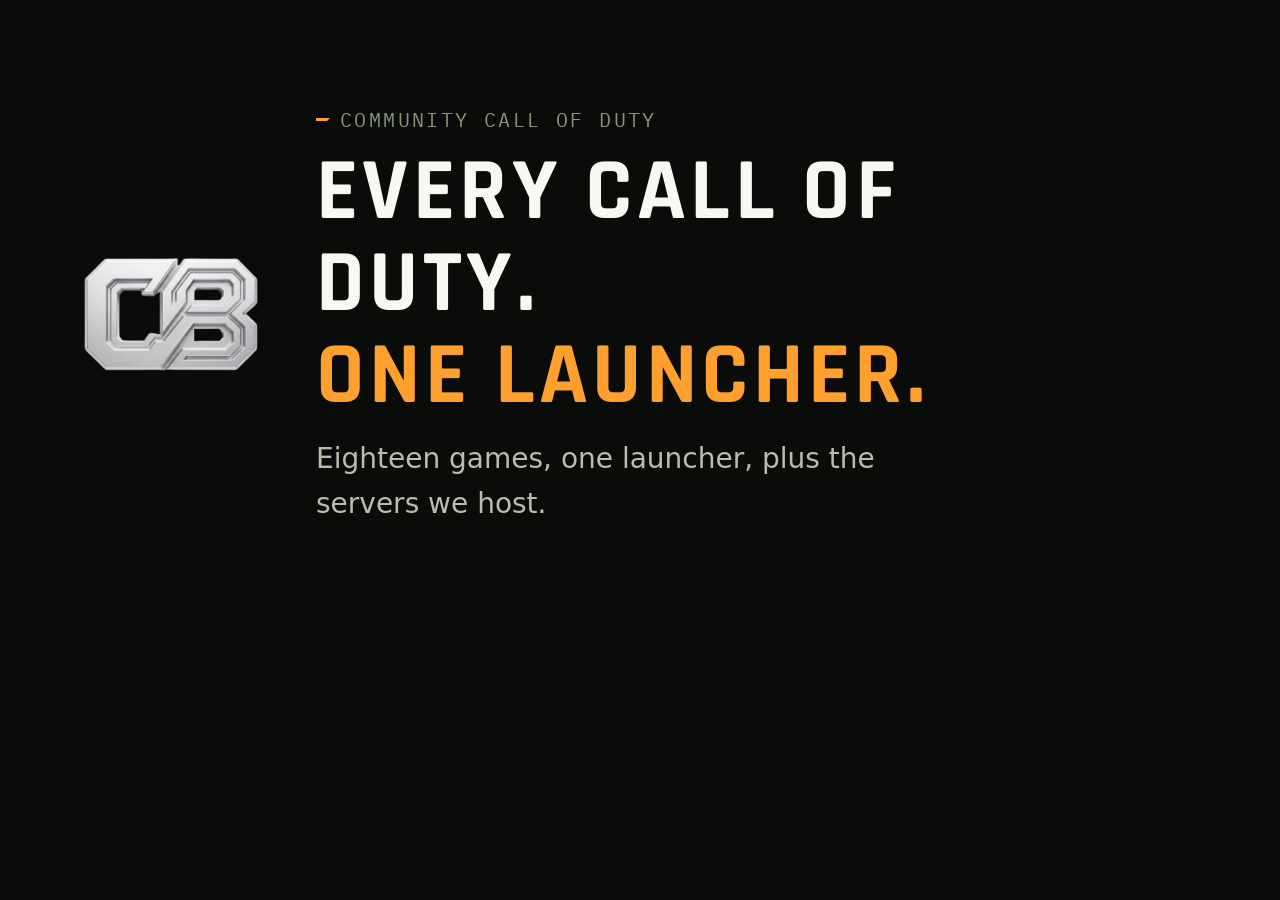
<file: tools/og.html>
<!doctype html><html><head><meta charset="utf-8"><link rel="stylesheet" href="../site/assets/site.css"><style>
html,body{width:1200px;height:630px;overflow:hidden}
body{display:flex;align-items:center;padding:0 80px;gap:56px;position:relative}

img{width:180px;height:180px;border-radius:24px;position:relative}
h1{font-size:88px;position:relative}.eyebrow{font-size:20px}.lead{font-size:28px;max-width:34ch}
</style></head><body><img src="../site/assets/img/logo.png"><div><p class="eyebrow">Community Call of Duty</p><h1>Every Call of Duty.<br><span class="accent">One launcher.</span></h1><p class="lead">Eighteen games, one launcher, plus the servers we host.</p></div></body></html>
</file>
<file: site/assets/site.css>
/* CB Servers site, Tactical theme shared with the launcher */

@font-face { font-family: 'Rajdhani'; font-weight: 500; font-display: swap; src: url('fonts/rajdhani-500.woff2') format('woff2'); }
@font-face { font-family: 'Rajdhani'; font-weight: 600; font-display: swap; src: url('fonts/rajdhani-600.woff2') format('woff2'); }
@font-face { font-family: 'Rajdhani'; font-weight: 700; font-display: swap; src: url('fonts/rajdhani-700.woff2') format('woff2'); }
@font-face { font-family: 'IBM Plex Mono'; font-weight: 400; font-display: swap; src: url('fonts/ibm-plex-mono-400.woff2') format('woff2'); }
@font-face { font-family: 'IBM Plex Mono'; font-weight: 500; font-display: swap; src: url('fonts/ibm-plex-mono-500.woff2') format('woff2'); }

:root {
  color-scheme: dark;
  --bg: #0A0C0A;
  --bg-deep: #060705;
  --surface: rgba(255, 255, 255, 0.045);
  --surface-hi: rgba(255, 255, 255, 0.08);
  --surface-lo: rgba(255, 255, 255, 0.03);
  --surface-solid: #121410;
  --border: rgba(237, 232, 214, 0.1);
  --border-hi: rgba(237, 232, 214, 0.18);
  --text: #EDEDE6;
  --text-bright: #F8F8F2;
  --text-2: #B9BDAE;
  --muted: #8A9178;
  --dim: #5C6152;
  --accent: #FFA02E;
  --accent-contrast: #141309;
  --accent-soft: rgba(255, 160, 46, 0.22);
  --accent-glow: rgba(255, 160, 46, 0.45);
  --accent-deep: #D97E14;
  --accent-grad: linear-gradient(135deg, #FFA02E 0%, #E08417 100%);
  --link-hover: #FFB95C;
  --good: #35C24E;
  --warn: #FFCF4D;
  --bad: #FF4747;
  --radius: 4px;
  --radius-sm: 3px;
  --chamfer: 14px;
  --chamfer-sm: 9px;
  --clip-chamfer: polygon(0 0, calc(100% - var(--chamfer)) 0, 100% var(--chamfer), 100% 100%, var(--chamfer) 100%, 0 calc(100% - var(--chamfer)));
  --clip-chamfer-sm: polygon(0 0, calc(100% - var(--chamfer-sm)) 0, 100% var(--chamfer-sm), 100% 100%, var(--chamfer-sm) 100%, 0 calc(100% - var(--chamfer-sm)));
  --shadow-soft: 0 8px 24px rgba(0, 0, 0, 0.4);
  --shadow-deep: 0 16px 48px rgba(0, 0, 0, 0.6);
  --font: 'Segoe UI', system-ui, -apple-system, Roboto, sans-serif;
  --font-display: 'Rajdhani', 'Segoe UI', system-ui, sans-serif;
  --font-mono: 'IBM Plex Mono', 'Consolas', 'SF Mono', monospace;
  --tracking: 0.12em;
  --max: 1140px;
}

* { box-sizing: border-box; }
[hidden] { display: none !important; }
html { background: var(--bg); scroll-behavior: smooth; }
body {
  margin: 0;
  background: var(--bg);
  color: var(--text);
  font: 15px/1.6 var(--font);
  -webkit-font-smoothing: antialiased;
  text-rendering: optimizeLegibility;
}
a { color: var(--accent); text-decoration: none; }
a:hover { color: var(--link-hover); }
img { max-width: 100%; height: auto; display: block; }
code, kbd {
  font-family: var(--font-mono);
  font-size: 0.92em;
  background: var(--surface-hi);
  border: 1px solid var(--border);
  border-radius: var(--radius-sm);
  padding: 1px 6px;
}
.wrap { max-width: var(--max); margin: 0 auto; padding: 0 24px; }
.sr { position: absolute; width: 1px; height: 1px; overflow: hidden; clip: rect(0 0 0 0); }

/* Typography */
h1, h2, h3, .display {
  font-family: var(--font-display);
  text-transform: uppercase;
  letter-spacing: 0.05em;
  line-height: 1.05;
  margin: 0;
  color: var(--text-bright);
}
h1 { font-size: clamp(40px, 6vw, 68px); font-weight: 700; }
h2 { font-size: clamp(28px, 3.6vw, 40px); font-weight: 700; }
h3 { font-size: 19px; font-weight: 600; letter-spacing: 0.06em; }
.eyebrow {
  display: flex; align-items: center; gap: 10px;
  font-family: var(--font-mono);
  font-size: 12px;
  letter-spacing: var(--tracking);
  text-transform: uppercase;
  color: var(--muted);
  margin: 0 0 10px;
}
.eyebrow::before { content: ''; width: 14px; height: 3px; flex: none; background: var(--accent); clip-path: polygon(0 0, 100% 0, calc(100% - 3px) 100%, 0 100%); }
.lead { font-size: 18px; color: var(--text-2); max-width: 60ch; margin: 14px 0 0; }
.mono { font-family: var(--font-mono); }
.accent { color: var(--accent); }
.muted { color: var(--muted); }

/* Buttons */
.btn {
  display: inline-flex; align-items: center; justify-content: center; gap: 10px;
  min-height: 46px; padding: 0 22px;
  font-family: var(--font-display); font-size: 15px; font-weight: 600;
  letter-spacing: 0.08em; text-transform: uppercase;
  color: var(--text); background: var(--surface-hi);
  border: 1px solid var(--border-hi); border-radius: var(--radius);
  cursor: pointer; transition: border-color .15s, background .15s, color .15s, transform .15s;
  white-space: nowrap;
}
.btn:hover { color: var(--text-bright); border-color: var(--accent); background: var(--surface-hi); transform: translateY(-1px); }
.btn svg { width: 18px; height: 18px; flex: none; }
.btn.primary {
  color: var(--accent-contrast); background: var(--accent-grad); border-color: transparent;
  clip-path: var(--clip-chamfer-sm);
}
.btn.primary:hover { color: var(--accent-contrast); filter: brightness(1.08); }
.btn.small { min-height: 36px; padding: 0 14px; font-size: 13px; }
.btn-note { font-family: var(--font-mono); font-size: 12px; color: var(--muted); letter-spacing: 0.04em; }

/* Top nav */
.top {
  position: sticky; top: 0; z-index: 20;
  background: rgba(10, 12, 10, 0.92);
  border-bottom: 1px solid var(--border);
}
.top .wrap { display: flex; align-items: center; justify-content: space-between; gap: 16px; min-height: 64px; }
.brand { display: flex; align-items: center; gap: 12px; color: var(--text-bright); }
.brand img { width: 34px; height: 34px; border-radius: 6px; }
.brand > span { display: flex; flex-direction: column; }
.brand-title { font-family: var(--font-display); font-weight: 700; font-size: 20px; letter-spacing: 0.08em; text-transform: uppercase; line-height: 1; }
.brand-sub { font-family: var(--font-mono); font-size: 10px; letter-spacing: 0.14em; text-transform: uppercase; color: var(--muted); line-height: 1; margin-top: 4px; }
.brand-sub::before { content: '// '; color: var(--accent); }
.top nav { display: flex; align-items: center; gap: 2px; }
.top nav a {
  font-family: var(--font-display); font-weight: 600; font-size: 15px; letter-spacing: 0.08em; text-transform: uppercase;
  color: var(--text-2); padding: 8px 12px; border-radius: var(--radius); border: 1px solid transparent;
}
.top nav a:not(.btn):hover { color: var(--text-bright); background: var(--surface); }
.top nav a[aria-current] { color: var(--accent); border-color: rgba(255, 160, 46, 0.35); background: linear-gradient(135deg, rgba(255, 160, 46, 0.16), rgba(255, 160, 46, 0.05)); }
.top nav .btn { margin-left: 10px; }
.nav-toggle { display: none; background: none; border: 1px solid var(--border-hi); border-radius: var(--radius); color: var(--text); width: 40px; height: 40px; cursor: pointer; }
.nav-toggle svg { width: 20px; height: 20px; }

/* Sections */
section { padding: 72px 0; position: relative; }
section + section { border-top: 1px solid var(--border); }
.section-head { display: flex; align-items: flex-end; justify-content: space-between; gap: 24px; flex-wrap: wrap; margin-bottom: 32px; }
.section-head h2, .split h2 { display: flex; align-items: center; gap: 14px; }
.section-head h2::before, .split h2::before { content: ''; width: 18px; height: 4px; flex: none; background: var(--accent); clip-path: polygon(0 0, 100% 0, calc(100% - 4px) 100%, 0 100%); }
.section-head p { margin: 8px 0 0; color: var(--text-2); max-width: 60ch; }
.section-head .aside { font-family: var(--font-mono); font-size: 13px; color: var(--muted); }

/* Hero */
.hero { padding: 88px 0 72px; overflow: hidden; }
.hero::before {
  content: ''; position: absolute; inset: 0; pointer-events: none;
  background: radial-gradient(ellipse 70% 60% at 20% 20%, rgba(255, 160, 46, 0.075), transparent 60%);
}
.hero .wrap { display: grid; grid-template-columns: minmax(0, 1.05fr) minmax(0, 1fr); gap: 56px; align-items: center; position: relative; }
.hero-copy .lead { margin-top: 18px; }
.hero-actions { display: flex; gap: 12px; flex-wrap: wrap; align-items: center; margin-top: 30px; }
.hero-actions .btn-note { flex-basis: 100%; }
.live-line {
  display: flex; align-items: center; gap: 10px; flex-wrap: wrap;
  margin-top: 28px; font-family: var(--font-mono); font-size: 13px; letter-spacing: 0.06em; text-transform: uppercase; color: var(--muted);
}
.live-line .dot { width: 8px; height: 8px; border-radius: 2px; background: var(--good); }
.live-line .num { color: var(--text-bright); font-weight: 500; }
.live-line .sep { color: var(--dim); }
.hero-center { padding: 112px 0 96px; text-align: center; }
.hero-center::before { background: radial-gradient(ellipse 60% 70% at 50% 30%, rgba(255, 160, 46, 0.085), transparent 65%); }
.hero-center .wrap { grid-template-columns: minmax(0, 1fr); justify-items: center; }
.hero-center .eyebrow, .hero-center .hero-actions, .hero-center .live-line { justify-content: center; }
.hero-center .lead { margin-left: auto; margin-right: auto; }

/* HUD frame around a screenshot */
.frame { position: relative; padding: 12px; }
.frame img { border: 1px solid var(--border-hi); border-radius: var(--radius); box-shadow: var(--shadow-deep); background: var(--bg-deep); }
.frame::before, .frame::after, .frame .c3, .frame .c4 {
  content: ''; position: absolute; width: 22px; height: 22px; border: 2px solid var(--accent); pointer-events: none;
}
.frame::before { top: 0; left: 0; border-right: 0; border-bottom: 0; }
.frame::after { top: 0; right: 0; border-left: 0; border-bottom: 0; }
.frame .c3 { bottom: 0; left: 0; border-right: 0; border-top: 0; }
.frame .c4 { bottom: 0; right: 0; border-left: 0; border-top: 0; }
.frame .tag {
  position: absolute; left: 24px; bottom: 24px; padding: 4px 10px;
  font-family: var(--font-mono); font-size: 11px; letter-spacing: 0.12em; text-transform: uppercase;
  color: var(--accent-contrast); background: var(--accent);
}

/* Cards */
.grid { display: grid; gap: 16px; }
.grid.cols-3 { grid-template-columns: repeat(3, 1fr); }
.grid.cols-4 { grid-template-columns: repeat(4, 1fr); }
.card {
  position: relative; padding: 24px; background: var(--surface); border: 1px solid var(--border);
  border-radius: var(--radius); transition: border-color .15s, background .15s;
}
.card:hover { border-color: rgba(255, 160, 46, 0.45); background: var(--surface-hi); }
.card.chamfer { clip-path: var(--clip-chamfer); }
.card .icon {
  width: 42px; height: 42px; display: grid; place-items: center; margin-bottom: 16px;
  color: var(--accent); background: var(--accent-soft); border: 1px solid rgba(255, 160, 46, 0.35);
  clip-path: var(--clip-chamfer-sm);
}
.card .icon svg { width: 22px; height: 22px; }
.card h3 { margin-bottom: 8px; }
.card p { margin: 0; color: var(--text-2); font-size: 14.5px; }
.card .more { display: inline-block; margin-top: 14px; font-family: var(--font-mono); font-size: 12px; letter-spacing: 0.1em; text-transform: uppercase; }
.card .more::after { content: ' \2192'; }
a.card { color: inherit; display: block; }

/* Hosted servers */
.server-groups { display: grid; gap: 28px; }
.server-group-title { margin-bottom: 12px; padding-bottom: 8px; border-bottom: 1px solid var(--border); }
.server-group-title::before { content: '// '; color: var(--accent); }
.servers { display: grid; gap: 10px; }
.servers-empty { margin: 0; padding: 14px 18px; font-family: var(--font-mono); font-size: 13px; color: var(--muted); background: var(--surface); border: 1px solid var(--border); border-radius: var(--radius); }
.server.offline { opacity: 0.55; }
.server {
  display: grid; grid-template-columns: 120px minmax(0, 1fr) 150px 140px auto; align-items: center; gap: 18px;
  padding: 14px 18px; background: var(--surface); border: 1px solid var(--border); border-radius: var(--radius);
  border-left: 3px solid var(--game-accent, var(--accent));
  transition: border-color .15s, background .15s;
}
.server:hover { background: var(--surface-hi); border-color: var(--border-hi); border-left-color: var(--game-accent, var(--accent)); }
.server-game { display: flex; align-items: center; gap: 10px; min-width: 0; }
.server-game img { width: 32px; height: 32px; object-fit: contain; border-radius: 6px; }
.server-game span { font-family: var(--font-mono); font-size: 11px; letter-spacing: 0.1em; text-transform: uppercase; color: var(--muted); }
.server-name { font-family: var(--font-display); font-weight: 600; font-size: 18px; letter-spacing: 0.04em; text-transform: uppercase; color: var(--text-bright); min-width: 0; }
.server-name small { display: block; font-family: var(--font); font-weight: 400; font-size: 13px; letter-spacing: 0; text-transform: none; color: var(--text-2); }
.server-map, .server-players { font-family: var(--font-mono); font-size: 13px; color: var(--text-2); white-space: nowrap; overflow: hidden; text-overflow: ellipsis; }
.server-map::before, .server-players::before { display: block; font-size: 10px; letter-spacing: 0.12em; text-transform: uppercase; color: var(--dim); }
.server-map::before { content: 'Map'; }
.server-players::before { content: 'Players'; }
.server-players .n { color: var(--text-bright); font-weight: 500; }
.server-players.hot .n { color: var(--good); }
.server-connect {
  display: inline-flex; align-items: center; gap: 8px; padding: 8px 12px;
  font-family: var(--font-mono); font-size: 12.5px; color: var(--text); background: var(--bg-deep);
  border: 1px solid var(--border-hi); border-radius: var(--radius-sm); cursor: pointer; white-space: nowrap;
}
.server-connect:hover { border-color: var(--accent); color: var(--text-bright); }
.server-connect svg { width: 14px; height: 14px; color: var(--muted); }
.server-connect.copied { border-color: var(--good); }
span.server-connect { cursor: default; color: var(--muted); border-style: dashed; }
span.server-connect:hover { border-color: var(--border-hi); color: var(--muted); }
.server-connect.copied svg { color: var(--good); }
.servers-foot { display: flex; justify-content: space-between; align-items: center; gap: 16px; flex-wrap: wrap; margin-top: 18px; font-family: var(--font-mono); font-size: 12.5px; color: var(--muted); }

/* Launcher teaser (home) */
.split { display: grid; grid-template-columns: minmax(0, 1fr) minmax(0, 1fr); gap: 56px; align-items: center; }
.feature-list { list-style: none; margin: 24px 0 0; padding: 0; display: grid; gap: 14px; }
.feature-list li { display: grid; grid-template-columns: 34px 1fr; gap: 14px; align-items: start; }
.feature-list .icon { width: 34px; height: 34px; display: grid; place-items: center; color: var(--accent); background: var(--accent-soft); clip-path: var(--clip-chamfer-sm); }
.feature-list .icon svg { width: 18px; height: 18px; }
.feature-list strong { display: block; font-family: var(--font-display); font-size: 17px; letter-spacing: 0.05em; text-transform: uppercase; color: var(--text-bright); }
.feature-list span { color: var(--text-2); font-size: 14.5px; }

/* Stats strip */
.stat-strip { display: grid; grid-template-columns: repeat(4, 1fr); gap: 16px; }
.stat {
  display: flex; flex-direction: column; gap: 2px;
  padding: 20px 22px; background: var(--surface); border: 1px solid var(--border); border-radius: var(--radius); clip-path: var(--clip-chamfer-sm);
}
.stat .label { font-family: var(--font-mono); font-size: 11px; letter-spacing: 0.12em; text-transform: uppercase; color: var(--muted); }
.stat .value { font-family: var(--font-display); font-size: 40px; font-weight: 700; line-height: 1.1; color: var(--text-bright); margin-top: 6px; }
.stat .value.accent { color: var(--accent); }
.stat .note { font-family: var(--font-mono); font-size: 12px; color: var(--dim); margin-top: 2px; min-height: 18px; }

/* Games grid (launcher page) */
.games { display: grid; grid-template-columns: repeat(6, 1fr); gap: 14px; }
.game {
  position: relative; aspect-ratio: 2 / 3; overflow: hidden; border-radius: var(--radius);
  border: 1px solid var(--border); background: var(--surface-solid); color: inherit;
  transition: border-color .2s, transform .2s;
}
.game img.capsule { width: 100%; height: 100%; object-fit: cover; filter: saturate(0.85) brightness(0.9); transition: filter .25s, transform .3s; }
.game:hover { border-color: var(--game-accent, var(--accent)); transform: translateY(-3px); }
.game:hover img.capsule { filter: saturate(1) brightness(1.05); transform: scale(1.04); }
.game .bar {
  position: absolute; left: 0; right: 0; bottom: 0; padding: 26px 12px 10px;
  background: linear-gradient(180deg, transparent, rgba(6, 7, 5, 0.92) 55%);
}
.game .title, .game .client { display: block; }
.game .title { font-family: var(--font-display); font-weight: 600; font-size: 15px; letter-spacing: 0.04em; text-transform: uppercase; color: var(--text-bright); line-height: 1.15; }
.game .client { font-family: var(--font-mono); font-size: 10.5px; letter-spacing: 0.1em; text-transform: uppercase; color: var(--game-accent, var(--accent)); margin-top: 3px; }
.game .soon {
  position: absolute; top: 10px; right: 10px; padding: 3px 8px;
  font-family: var(--font-mono); font-size: 10px; letter-spacing: 0.12em; text-transform: uppercase;
  color: var(--accent-contrast); background: var(--warn);
}
.game.soon-item img.capsule { filter: grayscale(1) brightness(0.6); }
.games.teaser { grid-template-columns: repeat(3, 1fr); }

/* Steps */
.steps { display: grid; grid-template-columns: repeat(4, 1fr); gap: 16px; counter-reset: step; }
.step { padding: 22px; background: var(--surface); border: 1px solid var(--border); border-radius: var(--radius); }
.step::before {
  counter-increment: step; content: '0' counter(step);
  display: block; font-family: var(--font-mono); font-size: 13px; letter-spacing: 0.14em; color: var(--accent); margin-bottom: 12px;
}
.step h3 { margin-bottom: 8px; }
.step p { margin: 0; color: var(--text-2); font-size: 14.5px; }

/* Notice */
.notice {
  padding: 14px 18px; border: 1px solid rgba(255, 207, 77, 0.32); border-left: 3px solid var(--warn);
  background: rgba(255, 207, 77, 0.08); border-radius: var(--radius); color: var(--text-2); font-size: 14px;
}

/* CTA band */
.cta-band {
  padding: 56px 0; text-align: center;
  background: radial-gradient(ellipse 60% 100% at 50% 100%, rgba(255, 160, 46, 0.075), transparent 70%);
}
.cta-band h2 { justify-content: center; }
.cta-band .hero-actions { justify-content: center; }

/* Footer */
footer { border-top: 1px solid var(--border); padding: 40px 0 32px; background: var(--bg-deep); }
footer .wrap { display: grid; grid-template-columns: 1.4fr 1fr 1fr; gap: 32px; }
footer h4 { font-family: var(--font-mono); font-size: 11px; letter-spacing: 0.14em; text-transform: uppercase; color: var(--muted); margin: 0 0 12px; }
footer ul { list-style: none; margin: 0; padding: 0; display: grid; gap: 6px; }
footer ul a { color: var(--text-2); font-size: 14px; }
footer ul a:hover { color: var(--text-bright); }
footer p { margin: 10px 0 0; color: var(--muted); font-size: 13px; max-width: 46ch; }
.foot-bottom { margin-top: 32px; padding-top: 18px; border-top: 1px solid var(--border); font-family: var(--font-mono); font-size: 11.5px; color: var(--dim); display: flex; justify-content: space-between; gap: 16px; flex-wrap: wrap; }
.foot-bottom a { color: var(--muted); }

/* Prose pages (privacy, terms) */
.prose { max-width: 760px; margin: 0 auto; padding: 48px 24px 80px; }
.prose h1 { font-size: clamp(32px, 4vw, 44px); }
.prose h2 { font-size: 22px; margin: 36px 0 12px; padding-top: 12px; border-top: 1px solid var(--border); }
.prose h3 { font-size: 17px; margin: 24px 0 8px; }
.prose p, .prose li { color: var(--text-2); }
.prose ul { padding-left: 22px; }
.prose li { margin: 4px 0; }
.prose em { color: var(--muted); }
.prose strong { color: var(--text); }

/* Responsive */
@media (max-width: 1000px) {
  .hero .wrap, .split { grid-template-columns: 1fr; gap: 36px; }
  .games { grid-template-columns: repeat(4, 1fr); }
  .grid.cols-4, .stat-strip, .steps { grid-template-columns: repeat(2, 1fr); }
  .server { grid-template-columns: 120px minmax(0, 1fr) 120px; grid-template-rows: auto auto; }
  .server-players { grid-column: 3; grid-row: 2; }
  .server-map { grid-column: 3; grid-row: 1; }
  .server-connect { grid-column: 1 / 3; grid-row: 2; justify-self: start; }
}
@media (max-width: 720px) {
  section { padding: 52px 0; }
  .hero { padding: 56px 0 48px; }
  .grid.cols-3, .grid.cols-4, .stat-strip, .steps { grid-template-columns: 1fr; }
  .games { grid-template-columns: repeat(3, 1fr); gap: 10px; }
  .hero-center { padding: 64px 0 56px; }
  .hero-center .hero-actions, .cta-band .hero-actions { flex-direction: column; align-items: stretch; width: 100%; max-width: 320px; margin-left: auto; margin-right: auto; }
  .hero-center .live-line .sep { display: none; }
  footer .wrap { grid-template-columns: 1fr; }
  .server { grid-template-columns: 1fr 1fr; }
  .server-game { grid-column: 1 / 3; }
  .server-name { grid-column: 1 / 3; }
  .server-map { grid-column: 1; grid-row: auto; }
  .server-players { grid-column: 2; grid-row: auto; }
  .server-connect { grid-column: 1 / 3; grid-row: auto; }
  .nav-toggle { display: grid; place-items: center; }
  .top nav {
    display: none; position: absolute; top: 64px; left: 0; right: 0; flex-direction: column; align-items: stretch;
    padding: 10px 16px 16px; background: rgba(10, 12, 10, 0.98); border-bottom: 1px solid var(--border);
  }
  .top nav.open { display: flex; }
  .top nav .btn { margin: 8px 0 0; }
}
@media (prefers-reduced-motion: reduce) {
  html { scroll-behavior: auto; }
  .btn, .card, .game, .game img.capsule { transition: none; }
}
</file>
